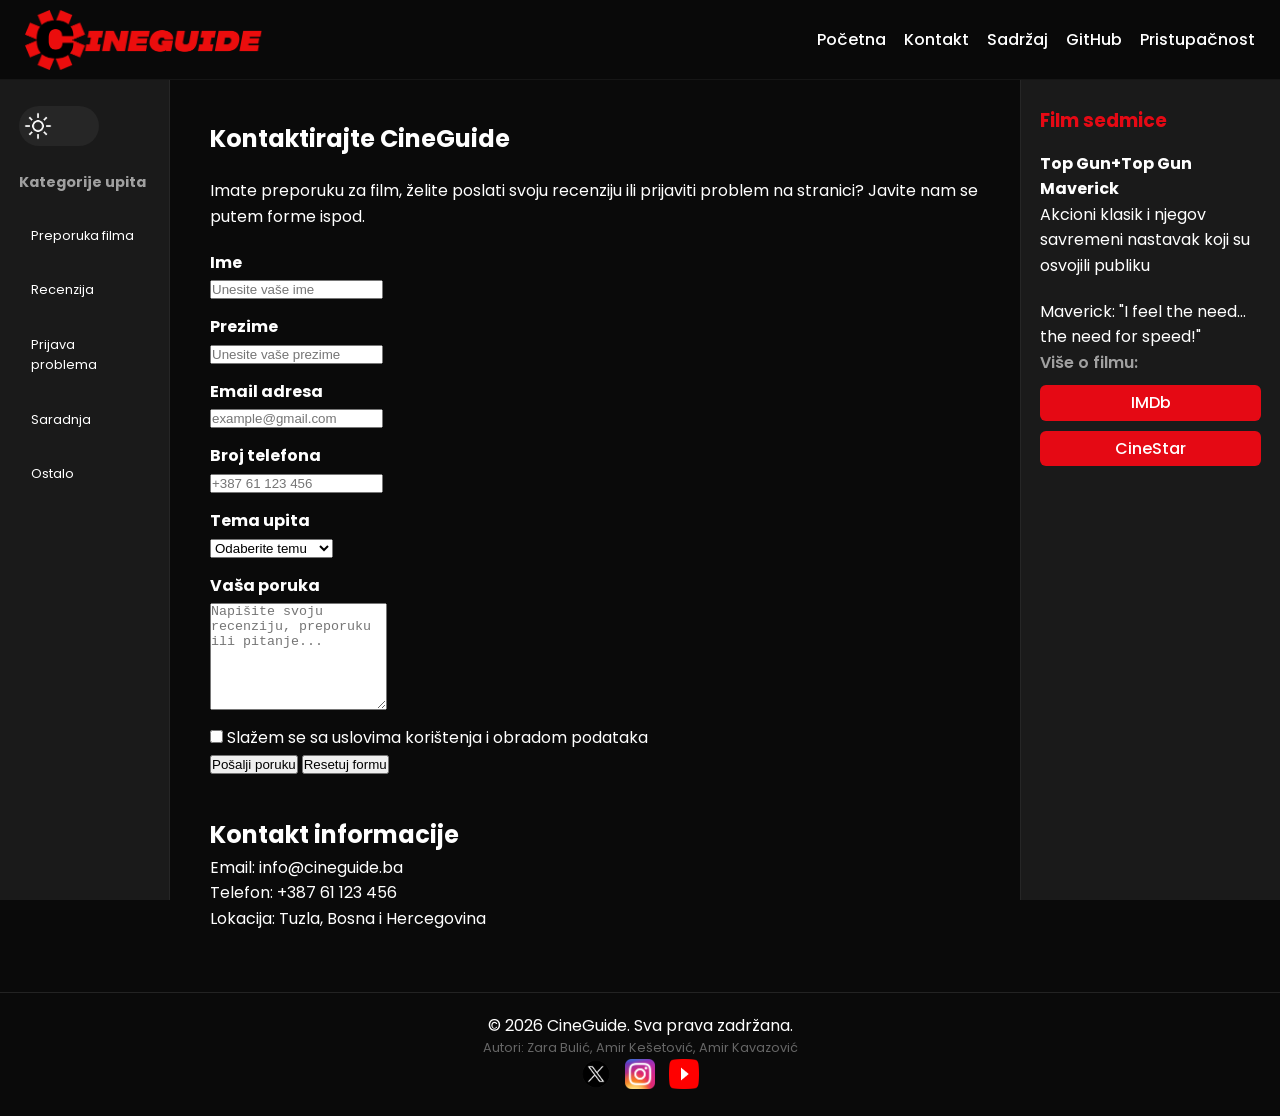
<file: kontakt.html>
<!DOCTYPE html>
<html lang="bs">
<head>
    <!-- =========================
     META PODACI STRANICE
     ========================= -->
<meta charset="UTF-8">
<meta name="viewport" content="width=device-width, initial-scale=1.0">
<title>CineGuide - Kontakt</title>
    <link rel="stylesheet" href="css/tptpstil.css">
    <script src="js/tptpskripte.js" defer></script>
</head>

<body>
<!-- =========================
     HEADER / ZAGLAVLJE
     ========================= -->
    <header>
        <div class="logo">
            <img src="images/CineLogoFinal.png" alt="CineGuide Logo" class="logo-slika">
        </div>
        <!-- GLAVNA NAVIGACIJA -->
        <nav>
            <ul>
                <li><a href="index.html">Početna</a></li>
                <li><a href="kontakt.html">Kontakt</a></li>
                <li><a href="sadrzaj.html">Sadržaj</a></li>
                <li><a href="https://github.com/amirkesetovic/Grupa14-TPTP-2026" target="_blank">GitHub</a></li>
                <li><a href="#" id="accessibility">Pristupačnost</a></li>
            </ul>
        </nav>

            <!-- =========================
         ACCESSIBILITY PANEL
         ========================= -->
<div class="accessibility-panel hidden" id="accessibility-panel">

    <h3>Postavke pristupačnosti</h3>

    <div class="accessibility-option">
        <label for="font-size-slider">
            Veličina fonta
        </label>

        <input
            type="range"
            id="font-size-slider"
            min="14"
            max="24"
            value="16"
        >

        <span id="font-size-value">16px</span>
    </div>

    <div class="accessibility-option">
        <button id="toggle-animations">
            Isključi animacije
        </button>
    </div>

</div>
    </header>

    <!-- =========================
     GLAVNI KONTEJNER STRANICE
     ========================= -->
    
     <div class="glavni-kontejner">
    
        <!-- =========================
         LIJEVI SIDEBAR
         ========================= -->
    
         <aside class="lijevi-sidebar">
    
            <!-- DARK/LIGHT MODE PREKIDAČ -->
    
            <input type="checkbox" id="mode-toggle" class="mode-checkbox">
    
            <!-- IKONE ZA MODE -->
    
            <label for="mode-toggle" class="slide-kontejner">
            <div class="ikona-omotac">
                    <img src="images/lightmode.png" alt="Light" class="ikona-sunce">
                    <img src="images/darkmode.png" alt="Dark" class="ikona-mesec">
            </div>
            </label>

            <h3>Kategorije upita</h3>
            <!-- KATEGORIJE KONTAKT FORME -->
            <ul>
                <li><a href="#">Preporuka filma</a></li>
                <li><a href="#">Recenzija</a></li>
                <li><a href="#">Prijava problema</a></li>
                <li><a href="#">Saradnja</a></li>
                <li><a href="#">Ostalo</a></li>
            </ul>

        </aside>

        <!-- =========================
         GLAVNI SADRŽAJ - KONTAKT FORMA
         ========================= -->
        <main class="kontakt-sadrzaj">

            <section class="kontakt-sekcija">

                <h1>Kontaktirajte CineGuide</h1>

                <p>
                    Imate preporuku za film, želite poslati svoju recenziju
                    ili prijaviti problem na stranici? Javite nam se putem forme ispod.
                </p>
                <!-- =========================
                 KONTAKT FORMA
                 (AI: pomoć pri kreiranju strukture
                     i organizaciji kontakt forme (polja, validacija i raspored elemenata))
                     OBJAŠNJENJE:
                    1. <form> definiše kontakt formu (novalidate isključuje default browser validaciju)
                    2. Svaka .forma-grupa sadrži jedno input polje + label + mjesto za grešku
                    3. input polja (ime, prezime, email, telefon) prikupljaju korisničke podatke
                    4. select omogućava izbor teme upita
                    5. textarea služi za unos duže poruke
                    6. span.greska koristi JavaScript za prikaz validacijskih poruka
                    7. autocomplete poboljšava UX automatskim popunjavanjem podataka
                    Rezultat: strukturisana forma sa pripremljenom validacijom i boljim korisničkim iskustvom
                    ========================= -->

                <form id="kontakt-forma" novalidate> 
                    <div class="forma-grupa">
                        <label for="ime">Ime</label>
                        <input type="text" id="ime" class="unos-polje" name="ime" 
                               placeholder="Unesite vaše ime" autocomplete="given-name">
                        <span class="greska" id="ime-greska"></span>
                    </div>
                    
                    <div class="forma-grupa">
                        <label for="prezime">Prezime</label>
                        <input type="text" id="prezime" class="unos-polje" name="prezime" 
                               placeholder="Unesite vaše prezime" autocomplete="family-name">
                        <span class="greska" id="prezime-greska"></span>
                    </div>

                    <div class="forma-grupa">
                        <label for="email">Email adresa</label>
                        <input type="email" id="email" class="unos-polje" name="email" 
                               placeholder="example@gmail.com" autocomplete="email">
                        <span class="greska" id="email-greska"></span>
                    </div>
                    
                    <div class="forma-grupa">
                        <label for="telefon">Broj telefona</label>
                        <input type="tel" id="telefon" class="unos-polje" name="telefon"  
                               placeholder="+387 61 123 456" autocomplete="tel">
                        <span class="greska" id="telefon-greska"></span>
                    </div>

                    <div class="forma-grupa">
                        <label for="tema">Tema upita</label>
                        <select id="tema" name="tema" class="unos-polje">
                            <option value="">Odaberite temu</option>
                            <option value="preporuka">Preporuka filma</option>
                            <option value="recenzija">Slanje recenzije</option>
                            <option value="problem">Prijava problema</option>
                            <option value="saradnja">Saradnja</option>
                            <option value="ostalo">Ostalo</option>
                        </select>
                        <span class="greska" id="tema-greska"></span>
                    </div>

                    <div class="forma-grupa">
                        <label for="poruka">Vaša poruka</label>
                        <textarea id="poruka" name="poruka" rows="7" 
                                  placeholder="Napišite svoju recenziju, preporuku ili pitanje..."></textarea>
                        <span class="greska" id="poruka-greska"></span>
                    </div>

                    <div class="forma-grupa-checkbox">
                        <input type="checkbox" id="pravila" name="pravila">
                        <label for="pravila">Slažem se sa uslovima korištenja i obradom podataka</label>
                        <span class="greska" id="pravila-greska"></span>
                    </div>

                    <div class="dugmad-forme">
                        <button type="submit" class="posalji-btn">Pošalji poruku</button>
                        <button type="reset" class="reset-btn">Resetuj formu</button>
                    </div>
                </form>

               <div id="uspjesna-poruka"></div>

                <div class="kontakt-info">
                    <h2>Kontakt informacije</h2>
                    <p>Email: info@cineguide.ba</p>
                    <p>Telefon: +387 61 123 456</p>
                    <p>Lokacija: Tuzla, Bosna i Hercegovina</p>
                </div>
                </section>
         </main>
            <!-- =========================
            DESNI SIDEBAR - FILM SEDMICE
            (AI(ChatGPT) korišten pri odabiru i prezentaciji "Filma sedmice" na desnom sidebaru, uključujući kratak opis)
            ========================= -->
        <aside class="desni-sidebar">
            <h3 class="kontakt-film-naslov">Film sedmice</h3>

            <div class="film-sedmice">
          <h4>Top Gun+Top Gun Maverick</h4>
                <p>
                    Akcioni klasik i njegov savremeni nastavak koji su osvojili publiku 
                </p>

            </div>

            <blockquote class="kontakt-citat">
                Maverick: "I feel the need... the need for speed!"
            </blockquote>
         <p class="link-naslov">Više o filmu:</p>

    <div class="link-grupa">
        <a href="https://www.imdb.com/title/tt0092099/" target="_blank" class="link-dugme">
            IMDb
        </a>

        <a href="https://cinestarcinemas.ba/tuzla-bingo-city-center/top-gun-maverick/6507"
           target="_blank" class="link-dugme">
            CineStar
        </a>
           </div>
        </aside>
        </div>
    <!-- =========================
     FOOTER
     ========================= -->
    <footer class="footer-glavni">
        <p>&copy; 2026 CineGuide. Sva prava zadržana.</p>
        <p class="footer-autori">Autori: Zara Bulić, Amir Kešetović, Amir Kavazović</p>
        <a href="https://www.x.com" target="_blank"><img src="images/x-icon.png" alt="X Logo" class="icon"></a>
        <a href="https://www.instagram.com" target="_blank"><img src="images/Instagram_icon.png" alt="Instagram Logo" class="icon"></a>
        <a href="https://www.youtube.com" target="_blank"><img src="images/Youtube_icon.png" alt="Youtube Logo" class="icon"></a>
    </footer>

</body>
</html>
</file>
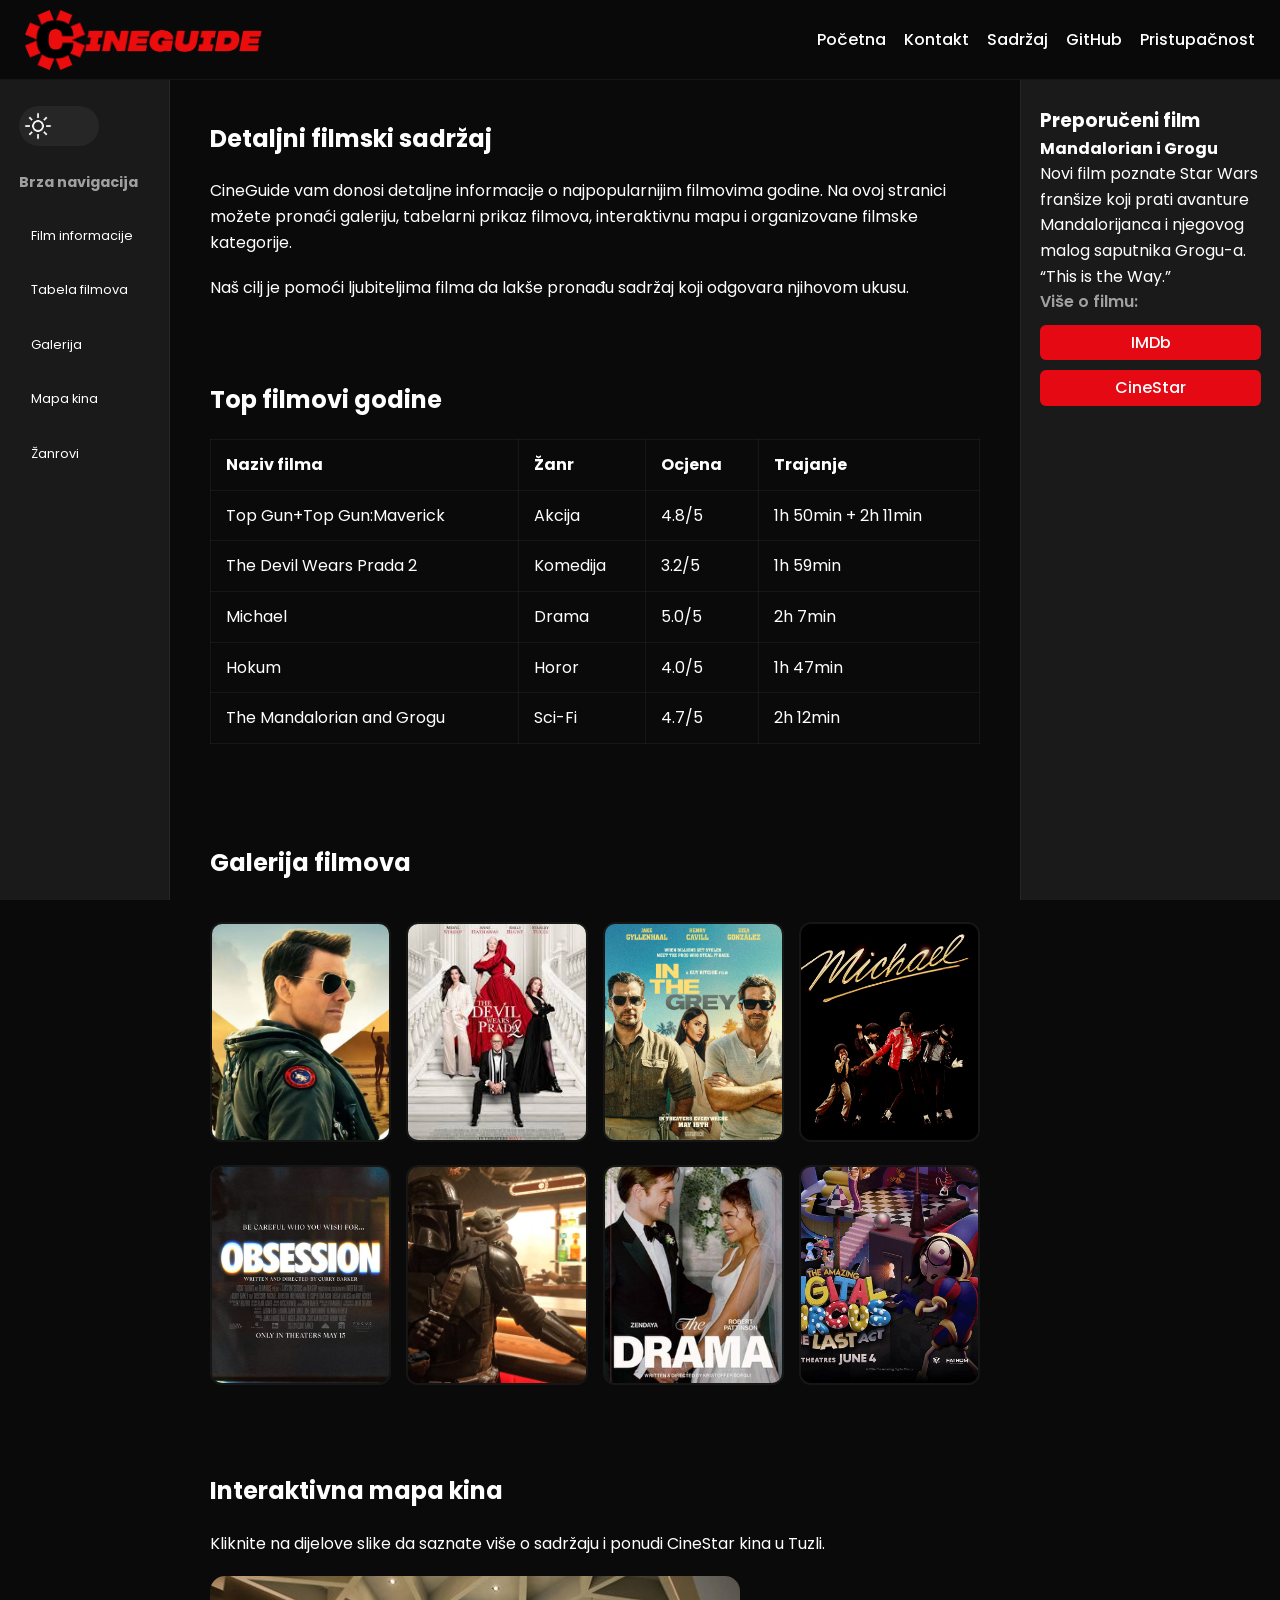
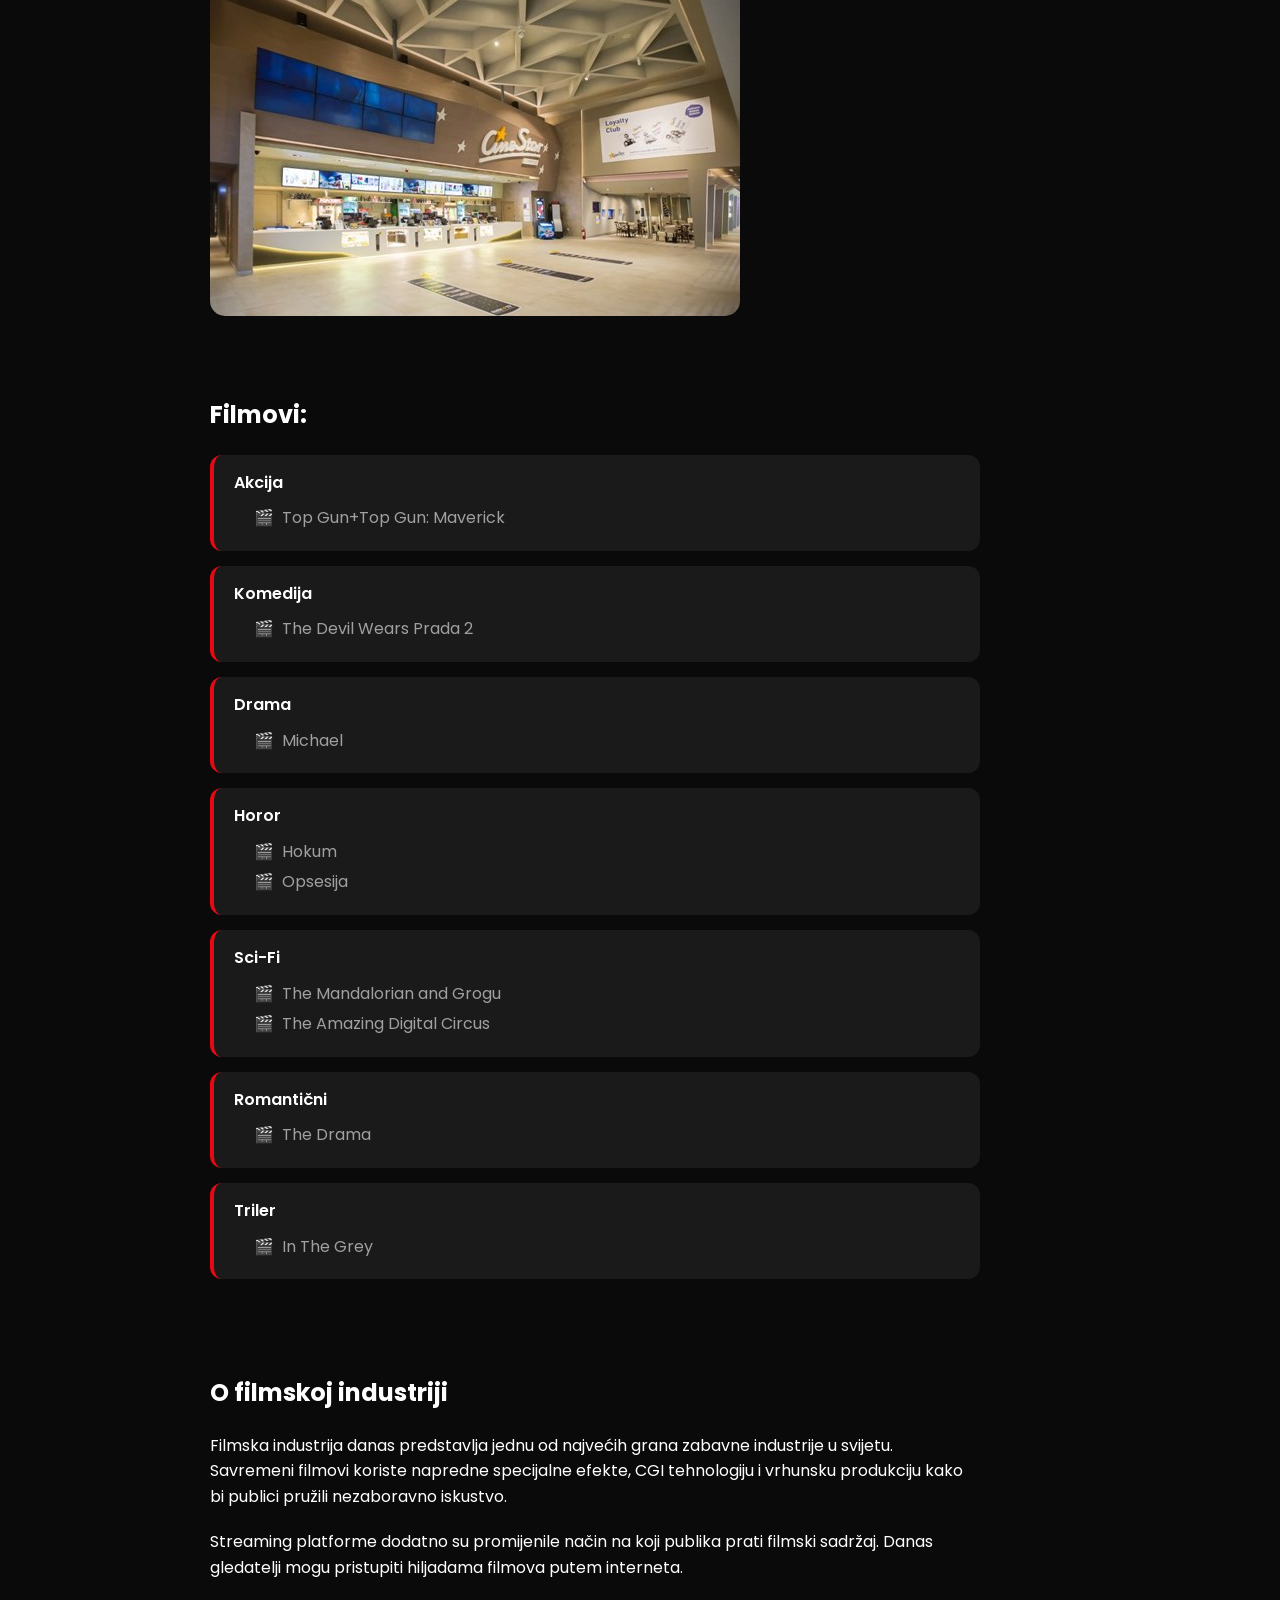
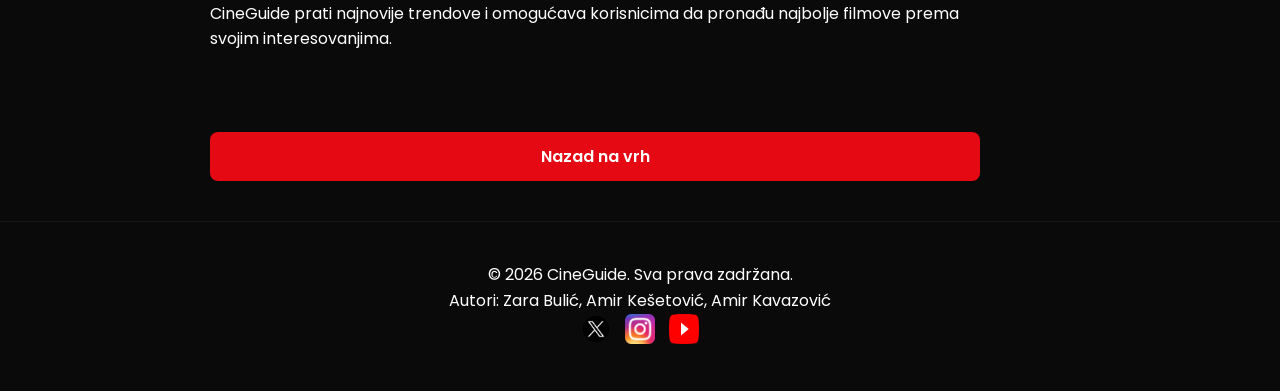
<file: sadrzaj.html>
<!DOCTYPE html>
<html lang="bs">
<head>
    <!-- =========================
     META PODACI STRANICE
     ========================= -->
    <meta charset="UTF-8">
    <meta name="viewport" content="width=device-width, initial-scale=1.0">
    <title>CineGuide - Sadržaj</title>
    <link rel="stylesheet" href="css/tptpstil.css">
    <script src="js/tptpskripte.js" defer></script>
</head>
<body id="vrh">
<!-- =========================
     HEADER / ZAGLAVLJE
     ========================= -->

<header>
 <div class="logo">
 <img src="images/CineLogoFinal.png" alt="CineGuide Logo" class="logo-slika">
 </div>
    <!--GLAVNA NAVIGACIJA -->
 <nav>
      <ul>
          <li><a href="index.html">Početna</a></li>
          <li><a href="kontakt.html">Kontakt</a></li>
          <li><a href="sadrzaj.html">Sadržaj</a></li>
          <li><a href="https://github.com/amirkesetovic/Grupa14-TPTP-2026" target="_blank">GitHub</a></li>
          <li><a href="#" id="accessibility">Pristupačnost</a></li>
        </ul>
    </nav>

   <!-- =========================
         ACCESSIBILITY PANEL
         ========================= -->
<div class="accessibility-panel hidden" id="accessibility-panel">

    <h3>Postavke pristupačnosti</h3>

    <div class="accessibility-option">
        <label for="font-size-slider">
            Veličina fonta
        </label>

        <input
            type="range"
            id="font-size-slider"
            min="14"
            max="24"
            value="16"
        >

        <span id="font-size-value">16px</span>
    </div>


    <div class="accessibility-option">
        <button id="toggle-animations">
            Isključi animacije
        </button>
    </div>

</div>
</header>
    <!-- =========================
     GLAVNI KONTEJNER
     ========================= -->
<div class="glavni-kontejner">
     <!-- =========================
         LIJEVI SIDEBAR
         ========================= -->
<aside class="lijevi-sidebar">
    <!-- DARK/LIGHT MODE PREKIDAČ -->
<input type="checkbox" id="mode-toggle" class="mode-checkbox">
    <!-- IKONE ZA MODE -->
<label for="mode-toggle" class="slide-kontejner">
<div class="ikona-omotac">
<img src="images/lightmode.png" alt="Light mode" class="ikona-sunce">
<img src="images/darkmode.png" alt="Dark mode" class="ikona-mesec">
</div>
</label>

<h3>Brza navigacija</h3>

        <ul>
            <li><a href="#film-info">Film informacije</a></li>
            <li><a href="#tabela">Tabela filmova</a></li>
            <li><a href="#galerija">Galerija</a></li>
            <li><a href="#mapa">Mapa kina</a></li>
            <li><a href="#liste">Žanrovi</a></li>
        </ul>

    </aside>

     <!-- =========================
         CENTRALNI SADRŽAJ
         ========================= -->
  <main class="kontakt-sadrzaj"> 
        <!-- =========================
             UVODNA SEKCIJA
             ========================= -->
        <section id="film-info" class="kontakt-sekcija">

            <h1>Detaljni filmski sadržaj</h1>
            <p>
                CineGuide vam donosi detaljne informacije o najpopularnijim
                filmovima godine. Na ovoj stranici možete pronaći galeriju,
                tabelarni prikaz filmova, interaktivnu mapu i organizovane
                filmske kategorije.
            </p>
            <p>
                Naš cilj je pomoći ljubiteljima filma da lakše pronađu sadržaj
                koji odgovara njihovom ukusu.
            </p>
        </section>

        <!-- =========================
             TABELA FILMOVA
             ========================= -->
        <section id="tabela" class="kontakt-sekcija">
        	<h2>Top filmovi godine</h2>
			<div class="tabela-wrapper">
            <table class="film-tabela">
                <thead>
                    <tr>
                        <th>Naziv filma</th>
                        <th>Žanr</th>
                        <th>Ocjena</th>
                        <th>Trajanje</th>
                    </tr>
                </thead>

                <tbody>
                    <tr>
                        <td>Top Gun+Top Gun:Maverick</td>
                        <td>Akcija</td>
                        <td>4.8/5</td>
                        <td>1h 50min + 2h 11min</td>
                    </tr>

                    <tr>
                        <td>The Devil Wears Prada 2</td>
                        <td>Komedija</td>
                        <td>3.2/5</td>
                        <td>1h 59min</td>
                    </tr>

                    <tr>
                        <td>Michael</td>
                        <td>Drama</td>
                        <td>5.0/5</td>
                        <td>2h 7min</td>
                    </tr>

                    <tr>
                        <td>Hokum</td>
                        <td>Horor</td>
                        <td>4.0/5</td>
                        <td>1h 47min</td>
                    </tr>

                    <tr>
                        <td>The Mandalorian and Grogu</td>
                        <td>Sci-Fi</td>
                        <td>4.7/5</td>
                        <td>2h 12min</td>
                    </tr>
                </tbody>

            </table>
		</div>
	  
        </section>

        <!-- =========================
             GALERIJA FILMOVA
             ========================= -->
<section id="galerija" class="kontakt-sekcija">

    <h2>Galerija filmova</h2>

    <!-- ChatGPT: pomoć pri organizaciji galerije i strukture linkovanih slika -->
<!-- OBJAŠNJENJE:
1. .galerija-filmova služi kao container za sve slike
2. Svaka <a> oznaka povezuje sliku sa eksternim IMDb linkom
3. target="_blank" otvara film u novom tabu
4. <img> prikazuje poster/thumbnail filma
5. alt atribut poboljšava pristupačnost i SEO
6. Klik na sliku vodi korisnika na detalje o filmu
Rezultat: interaktivna galerija filmova sa linkovanim slikama-->
    
<div class="galerija-filmova">

        <a href="https://www.imdb.com/title/tt1745960/" target="_blank">
            <img src="images/TG_poster.jpeg" alt="akcijski scena">
        </a>

        <a href="https://www.imdb.com/title/tt33612209/" target="_blank">
            <img src="images/devil_galerija.jpg" alt="komedija scena">
        </a>
        <a href="https://www.imdb.com/title/tt27681354/" target="_blank">
            <img src="images/grey_galerija.jpg" alt="triler scena">
        </a>

        <a href="https://www.imdb.com/title/tt11378946/" target="_blank">
            <img src="images/michael.jpg" alt="drama scena">
        </a>

        <a href="https://www.imdb.com/title/tt37287335/" target="_blank">
            <img src="images/Opsesija_poster.jpg" alt="horor-scena">
        </a>

        <a href="https://www.imdb.com/title/tt30825738/" target="_blank">
            <img src="images/TMAG_poster.jpeg" alt="sci-fi scena">
        </a>

        <a href="https://www.imdb.com/title/tt33071426/" target="_blank">
            <img src="images/drama.jpg" alt="romantični film scena">
        </a>
        <a href="https://www.imdb.com/title/tt27610198/" target="_blank">
            <img src="images/digitalcircus.jpeg" alt="sci-fi scena">
        </a>
    </div>

</section>
        
        <!-- =========================
             INTERAKTIVNA MAPA
             ========================= -->
       <section id="mapa" class="kontakt-sekcija">

    <h2>Interaktivna mapa kina</h2>
        
    <p>
        Kliknite na dijelove slike da saznate više
        o sadržaju i ponudi CineStar kina u Tuzli.
    </p>
    <!-- ChatGPT: pomoć pri implementaciji image map i koordinata -->
     <!--OBJAŠNJENJE:
1. <map> definiše interaktivnu mapu povezanu sa slikom
2. <area> elementi označavaju klikabilne dijelove slike
3. shape (poly/circle) određuje oblik klikabilne zone
4. coords definišu tačne koordinate područja na slici
5. href vodi korisnika na odgovarajuće stranice
6. target="_blank" otvara link u novom tabu
7. alt i title poboljšavaju pristupačnost i opis funkcije
Rezultat: interaktivna slika sa više klikabilnih zona koje vode na različite sadržaje-->
    <div class="map-wrapper">

        <img
            src="images/cinestartuzla.jpg"
            usemap="#image-map"
            class="interaktivna-mapa"
            id="kino-mapa"
            alt="Mapa CineStar kina"
        >

        <svg class="map-highlight"></svg>

        <map name="image-map">

            <area
                target="_blank"
                alt="Ponuda grickalica"
                title="Ponuda grickalica"
                href="https://cinestarcinemas.ba/snacks-drinks-1073"
                shape="poly"

                data-original="44,294,322,261,323,202,46,162,43,226"
                coords="44,294,322,261,323,202,46,162,43,226"
            >

            <area
                target="_blank"
                alt="Ponuda Filmova"
                title="Ponuda Filmova"
                href="https://cinestarcinemas.ba/tuzla-bingo-city-center"
                shape="poly"

                data-original="47,68,227,127,223,166,45,131"
                coords="47,68,227,127,223,166,45,131"
            >

            <area
                target="_blank"
                alt="Klub"
                title="Klub"
                href="https://cinestarcinemas.ba/stars-club-1060"
                shape="poly"

                data-original="389,141,499,119,506,176,392,187"
                coords="389,141,499,119,506,176,392,187"
            >

            <area
                target="_blank"
                alt="Sjedista"
                title="Sjedista"
                href="https://cinestarcinemas.ba/sjedista"
                shape="poly"

                data-original="372,198,476,191,487,270,371,261"
                coords="372,198,476,191,487,270,371,261"
            >

            <area
                target="_blank"
                alt="Cinestar"
                title="Cinestar"
                href="https://cinestarcinemas.ba"
                shape="circle"

                data-original="303,172,24"
                coords="303,172,24"
            >

        </map>

    </div>

</section>
         <!-- =========================
             LISTE ŽANROVA
             ========================= -->
        <section id="liste" class="kontakt-sekcija">
            <h2>Filmovi:</h2>
            <ul>
                <li>
                    Akcija
                    <ul>
                        <li>Top Gun+Top Gun: Maverick</li>
                    </ul>
                </li>
                
                <li>Komedija
                     <ul>
                 <li>The Devil Wears Prada 2</li>
                     </ul>
                    </li> 
                    <li>Drama
                    <ul>
                        <li>Michael</li>
                    </ul>
                </li>
                <li> Horor
                    <ul>
                        <li>Hokum</li>
                        <li>Opsesija</li>
                    </ul>
                </li>
                <li>  
                    Sci-Fi
                    <ul>
                        <li>The Mandalorian and Grogu</li>
                        <li>The Amazing Digital Circus</li>
                    </ul>
                </li>
            <li>  
                    Romantični
                    <ul>
                        <li>The Drama</li>
                    </ul>
                </li>
                <li>  
                    Triler
                    <ul>
                        <li>In The Grey</li>
                    </ul>
                </li>
            </ul>
        </section>
		<!-- =========================
             DODATNA SEKCIJA
             ========================= -->
        <section class="kontakt-sekcija">

            <h2>O filmskoj industriji</h2>

            <p>
                Filmska industrija danas predstavlja jednu od najvećih grana
                zabavne industrije u svijetu. Savremeni filmovi koriste
                napredne specijalne efekte, CGI tehnologiju i vrhunsku
                produkciju kako bi publici pružili nezaboravno iskustvo.
            </p>

            <p>
                Streaming platforme dodatno su promijenile način na koji
                publika prati filmski sadržaj. Danas gledatelji mogu
                pristupiti hiljadama filmova putem interneta.
            </p>

            <p>
                CineGuide prati najnovije trendove i omogućava korisnicima
                da pronađu najbolje filmove prema svojim interesovanjima.
            </p>
        </section>
        <!-- NAZAD NA VRH -->
        <section class="kontakt-sekcija">
            <a href="#vrh" class="detalji-btn">
                Nazad na vrh
            </a>
        </section>
    </main>
        <!-- =========================
         DESNI SIDEBAR
         ========================= -->
    <aside class="desni-sidebar">

        <h3>
            Preporučeni film
        </h3>
        <div class="film-sedmice">
            
            <h4>Mandalorian i Grogu</h4>
            <p>
                Novi film poznate Star Wars franšize koji prati avanture 
                Mandalorijanca i njegovog malog saputnika Grogu-a.
            </p> 
        </div>
        <blockquote>
            “This is the Way.”
        </blockquote>
        <p class="link-naslov">Više o filmu:</p>

    <div class="link-grupa">
        <a href="https://www.imdb.com/title/tt30825738/" target="_blank" class="link-dugme">
            IMDb
        </a>

        <a href="https://cinestarcinemas.ba/tuzla-bingo-city-center/mandalorian-i-grogu/6325"
           target="_blank" class="link-dugme">
            CineStar
        </a>
    </div>
    </aside>
</div>
    <!-- =========================
     FOOTER
     ========================= -->
<footer>
        <p>&copy; 2026 CineGuide. Sva prava zadržana.</p>
        <p>Autori: Zara Bulić, Amir Kešetović, Amir Kavazović</p>
        <a href="https://www.x.com" target="_blank"><img src="images/x-icon.png" alt="X Logo" class="icon"></a>
        <a href="https://www.instagram.com" target="_blank"><img src="images/Instagram_icon.png" alt="Instagram Logo" class="icon"></a>
        <a href="https://www.youtube.com" target="_blank"><img src="images/Youtube_icon.png" alt="Youtube Logo" class="icon"></a>
    </footer>

</body>
</html>
</file>
<file: css/tptpstil.css>
@import url('https://fonts.googleapis.com/css2?family=Poppins:wght@300;400;600;700&display=swap');

:root {
    --primary: #e50914;
    --bg-body: #0a0a0a;
    --bg-card: #1a1a1a;
    --text-main: #ffffff;
    --text-muted: #a0a0a0;
    --gold: #ffc107;
    --glass: rgba(255, 255, 255, 0.05);
    --header-height: 80px;
    --sidebar-width: clamp(160px, 18vw, 240px);
    --aside-width: clamp(220px, 24vw, 340px);
}
* {
    margin: 0;
    padding: 0;
    box-sizing: border-box;
}

/* --- DEFAULT STIL --- */
body {
    background-color: var(--bg-body);
    color: var(--text-main);
    font-family: 'Poppins', sans-serif;
    line-height: 1.6;
}

/* ---LIGHT MODE--- */
body.light-mode {
    --bg-body: #f5f5f5;
    --bg-card: #ffffff;
    --text-main: #1a1a1a;
    --text-muted: #555555;
    --glass: rgba(0, 0, 0, 0.1);
}

/* -------------- */
/* --- HEADER --- */
/* -------------- */
header {
    background: rgba(10, 10, 10, 0.95);
    backdrop-filter: blur(10px);
    height: var(--header-height);
    width: 100%;
    position: fixed;
    top: 0;
    left: 0;
    display: flex;
    align-items: center;
    justify-content: space-between;
    padding: 0 40px;
    border-bottom: 1px solid var(--glass);
    z-index: 1000;
}

.logo {
    display: flex;
    align-items: center; /* Centriranje slike vertikalno */
}

.logo-slika {
    max-height: 60px; /* Prilagodite visinu logotipa da stane u header */
    width: auto;      /* Automatska širina radi očuvanja proporcija */
}

header nav ul {
    display: flex;
    list-style: none;
    gap: 25px;
}

header nav ul li a {
    color: white;
    text-decoration: none;
    font-weight: 500;
    transition: 0.3s;
}

header nav ul li a:hover {
    color: var(--primary);
}

.accessibility-panel {
    position: absolute;
    top: 90px;
    right: 40px;

    width: 320px;

    background: var(--bg-card);

    border: 1px solid var(--glass);

    border-radius: 15px;

    padding: 20px;

    z-index: 2000;

    box-shadow: 0 10px 25px rgba(0,0,0,0.4);
}

.accessibility-panel.hidden {
    display: none;
}

.accessibility-panel h3 {
    margin-bottom: 20px;
    color: var(--primary);
}

.accessibility-option {
    margin-bottom: 20px;
}

.accessibility-option label {
    display: block;
    margin-bottom: 10px;
}

.accessibility-option input[type="range"] {
    width: 100%;
}

.accessibility-option button {
    width: 100%;
    padding: 10px;

    border: none;
    border-radius: 8px;

    background: var(--primary);
    color: white;

    cursor: pointer;

    font-weight: 600;

    transition: 0.3s;
}

.accessibility-option button:hover {
    background: #b20710;
}

body.reduce-motion * {
    animation: none !important;
    transition: none !important;
    scroll-behavior: auto !important;
}

/* --- GLAVNI KONTEJNER --- */
.glavni-kontejner {
    display: grid;
    grid-template-columns: var(--sidebar-width) 1fr var(--aside-width);
    margin-top: var(--header-height);
    min-height: calc(100vh - var(--header-height));
}

/* ---------------------- */
/* --- LIJEVI SIDEBAR --- */
/* ---------------------- */
.lijevi-sidebar {
    background: var(--bg-card);
    padding:
        clamp(15px, 2vw, 30px)
        clamp(10px, 1.5vw, 20px);
    border-right: 1px solid var(--glass);
    position: sticky;
    top: var(--header-height);
    height: calc(100vh - var(--header-height));
}
.lijevi-sidebar {
    position: sticky;
    top: var(--header-height);
    height: calc(100vh - var(--header-height));
    overflow-y: auto;
}

/* Firefox */
.lijevi-sidebar {
    scrollbar-width: thin;
    scrollbar-color: var(--primary) transparent;
}

/* Chrome, Edge, Safari */
.lijevi-sidebar::-webkit-scrollbar {
    width: 6px;
}

.lijevi-sidebar::-webkit-scrollbar-thumb {
    background-color: var(--primary);
    border-radius: 3px;
}
.lijevi-sidebar h3 {
    margin-bottom: 20px;
    font-size: clamp(0.9rem, 1vw, 1.2rem);
    color: var(--text-muted);
}

.lijevi-sidebar ul {
    list-style: none;
    display: flex;
    flex-direction: column;
    gap: 10px;
}

.lijevi-sidebar ul li a {
    color: var(--text-main);
    text-decoration: none;
    display: block;
    font-size: clamp(0.8rem, 0.9vw, 1rem);
    padding: clamp(8px, 1vw, 12px);
    border-radius: 8px;
    transition: 0.3s;
}

.lijevi-sidebar ul li a:hover {
    background: var(--glass);
    color: var(--primary);
    padding-left: 15px;
}

.mode-checkbox {
    display: none;
}

.slide-kontejner {
    display: flex;
    align-items: center;
    gap: 15px;
    padding: 10px 15px;
    background: var(--glass);
    border-radius: 50px;
    cursor: pointer;
    width: fit-content;
    margin-bottom: 25px;
    transition: 0.3s;
}

.slide-kontejner {
    width: 80px;
    height: 40px;
    background: var(--glass);
    border-radius: 50px;
    display: flex;
    align-items: center;
    padding: 5px;
    cursor: pointer;
    margin-bottom: 25px;
    transition: 0.3s;
}

.ikona-omotac {
    width: 100%;
    display: flex;
    align-items: center;
    justify-content: flex-start;
    transition: 0.3s ease;
    position: relative;
}

#mode-toggle:checked + .slide-kontejner .ikona-omotac {
    justify-content: flex-end;
}

.ikona-omotac {
    width: 100%;
    display: flex;
    align-items: center;
    justify-content: flex-start;
    transition: 0.3s ease;
}

.ikona-sunce,
.ikona-mesec {
    width: 28px;
    height: 28px;
    transition: 0.3s ease;
}

.ikona-sunce {
    opacity: 1;
    transform: scale(1);
    filter: invert(1);
}

.ikona-mesec {
    opacity: 0;
    transform: scale(0);
}

.aktivan-filter {
    background: var(--primary);
    color: white !important;
}

/*---LIGHT/DARK MODE TOGGLE --- */
#mode-toggle:checked + .slide-kontejner .ikona-sunce {
    opacity: 0;
    transform: scale(0);
}

#mode-toggle:checked + .slide-kontejner .ikona-mesec {
    opacity: 1;
    transform: scale(1);
}

#mode-toggle:checked + .slide-kontejner .ikona-omotac {
    justify-content: flex-end;
}

/* ------------------------------- */
/* --- SREDINA - MREŽA FILMOVA --- */
/* ------------------------------- */
.hero-slider {
    position: relative;
    width: 100%;
    height: 420px;
    overflow: hidden;
    border-bottom: 1px solid var(--glass);
}

.slides {
    display: flex;
    width: 100%;
    height: 100%;
    transition: transform 0.6s ease-in-out;
}

.slide {
    min-width: 100%;
    height: 100%;
    position: relative;
}

.slide img {
    width: 100%;
    height: 100%;
    object-fit: cover;
    filter: brightness(45%);
}

.slide-video {
    width: 100%;
    height: 100%;
    object-fit: cover;
    filter: brightness(45%);
}

.slide-content {
    position: absolute;
    left: 50px;
    bottom: 50px;
    max-width: 500px;
    z-index: 5;
}

.slide-content h1 {
    font-size: 3rem;
    margin-bottom: 15px;
    color: white;
}

.slide-content p {
    font-size: 1.1rem;
    color: #e0e0e0;
}

.nav-btn {
    position: absolute;
    top: 50%;
    transform: translateY(-50%);
    width: 50px;
    height: 50px;
    border: none;
    border-radius: 50%;
    background: rgba(0,0,0,0.5);
    color: white;
    font-size: 2rem;
    cursor: pointer;
    z-index: 10;
    transition: 0.3s;
}

.nav-btn:hover {
    background: rgba(0,0,0,0.8);
}

.prev {
    left: 20px;
}

.next {
    right: 20px;
}

.dots {
    position: absolute;
    bottom: 20px;
    left: 50%;
    transform: translateX(-50%);
    display: flex;
    gap: 10px;
    z-index: 10;
}

.dot {
    width: 12px;
    height: 12px;
    border-radius: 50%;
    background: rgba(255,255,255,0.4);
    cursor: pointer;
    transition: 0.3s;
}

.dot.active {
    background: white;
}

.sredisnji-sadrzaj {
    display: flex;
    flex-direction: column;
    width: 100%;
}

.sadrzaj-filmova {
    padding: 40px;
    display: grid;
    grid-template-columns: repeat(auto-fill, minmax(280px, 1fr));
    gap: 30px;
}

.film-kartica {
    background: var(--bg-card);
    border-radius: 15px;
    overflow: hidden;
    border: 1px solid var(--glass);
    transition: 0.4s;
    display: flex;
    flex-direction: column;
}

.film-kartica:hover {
    transform: translateY(-10px);
    border-color: var(--primary);
}

.film-kartica img {
    width: 100%;
    height: 200px;
    object-fit: cover;
    display: block;
}

.film-kartica .info {
    padding: 20px;
    flex-grow: 1;
    display: flex;
    flex-direction: column;
}

.film-kartica h3 {
    margin-bottom: 10px;
    font-size: 1.2rem;
}

.film-kartica p {
    color: var(--text-muted);
    font-size: 0.9rem;
}

/* --- ZVJEZDICE I BROJČANA OCJENA --- */
.rating {
    margin-top: 10px;
}

.stars {
    color: var(--gold);
    letter-spacing: 1px;
}

.ocjena-broj {
    color: var(--text-muted);
    font-size: 0.85rem;
    margin-left: 5px;
}

.kontakt-sekcija { 
    padding: 40px;
    display: flex;
    flex-direction: column;
    gap: 20px;

    min-width: 0;
}

/* WRAPPER ZA RESPONSIVE TABELU */
.tabela-wrapper {
    width: 100%;
    max-width: 100%;
    overflow-x: auto;
    -webkit-overflow-scrolling: touch; /* Nauceno sa Gemini AI, scrollanje se na mobile radi uz touch */
    margin-bottom: 20px;
}

/* TABELA */
.film-tabela {
    width: 100%;
    min-width: 600px;

    border: 1px solid var(--glass);
    border-radius: 10px;
    border-collapse: collapse;
}

.film-tabela th,
.film-tabela td {
    border: 1px solid var(--glass);
    padding: 12px 15px;
    text-align: left;
}

.kontakt-film-naslov {
    color: #e50914;
    margin-bottom: 15px;
}

.kontakt-citat {
    margin-top: 20px;
}

/* Generisano uz pomoć AI (Gemini) za potrebe rješavanja problema
   vertikalnog poravnanja teksta
*/
#kontakt-forma .forma-grupa {
    display: flex;
    flex-direction: column;  
    align-items: flex-start;  /* Poravnava i tekst i box uz lijevu ivicu */
    margin-bottom: 15px;      /* Pravi razmak između polja forme */
}

#kontakt-forma .forma-grupa label {
    margin-bottom: 5px;       /* Dodaje malo prostora između teksta i samog boxa */
    font-weight: bold;        /* Podebljava tekst natpisa */
}
/* --- Kraj AI bloka --- */

.galerija-filmova {
    display: grid;
    grid-template-columns: repeat(auto-fit, minmax(180px, 1fr));
    gap: 15px;
    margin-top: 20px;
}
.galerija-filmova a {
    display: block;
    overflow: hidden;
    border-radius: 12px;
}
.galerija-filmova img {
    width: 100%;
    height: 220px;        /* svi isti okvir */
    object-fit: cover;    /* ključno: crop, ali bez deformacije */
    border-radius: 12px;
    transition: 0.3s;
    border: 2px solid var(--glass);
}

.galerija-filmova img:hover {
    transform: scale(1.05);
    border-color: var(--primary);
}
.link-naslov {
    margin-bottom: 10px;
    font-weight: 600;
    color: var(--text-muted);
}

.link-grupa {
    display: flex;
    flex-direction: column;
    gap: 10px;
}

.link-dugme {
    display: block;
    text-align: center;
    padding: 5px 8px;
    background: var(--primary);
    color: white;
    text-decoration: none;
    border-radius: 6px;
    transition: 0.3s;
    font-weight: 500;
}

.link-dugme:hover {
    background: #b20710;
    transform: translateY(-2px);
}
/* --- NAŠE MIŠLJENJE I TIPKA --- */
.misljenje {
    margin-top: 10px;
    font-size: 0.85rem;
    line-height: 1.4;
}

.detalji-btn {
    display: block;
    background-color: var(--primary);
    color: white;
    text-align: center;
    text-decoration: none;
    padding: 12px;
    border-radius: 8px;
    margin-top: auto; /* Gura tipku na dno kartice */
    font-weight: 600;
    transition: 0.3s;
}

.detalji-btn:hover {
    background-color: #b20710;
}

.map-wrapper {
    position: relative;
    width: 100%;
    max-width: 530px;
}

.interaktivna-mapa {
    display: block;
    width: 100%;
    height: auto;
    border-radius: 15px;
}

.map-highlight {
    position: absolute;
    top: 0;
    left: 0;

    width: 100%;
    height: 100%;

    pointer-events: none;
}

.map-highlight polygon,
.map-highlight circle {

    fill: rgba(229, 9, 20, 0.35);

    stroke: #e50914;
    stroke-width: 3;

    filter:
        drop-shadow(0 0 8px rgba(229, 9, 20, 0.8));

    transition: 0.25s;
}

#liste ul {
    list-style: none;
    padding-left: 0;
}

#liste > ul > li {
    background: var(--bg-card);
    padding: 15px 20px;
    margin-bottom: 15px;
    border-radius: 12px;
    border-left: 4px solid var(--primary);
    font-weight: 600;
}

#liste ul ul {
    margin-top: 10px;
    padding-left: 20px;
}

#liste ul ul li {
    color: var(--text-muted);
    font-weight: 400;
    margin-bottom: 5px;
    position: relative;
}

#liste ul ul li::before {
    content: "🎬";
    margin-right: 8px;
}


/* ----------------------------- */
/* --- DESNI SIDEBAR (VIDEO) --- */
/* ----------------------------- */
.desni-sidebar {
    background: var(--bg-card);
    padding:
        clamp(15px, 2vw, 30px)
        clamp(10px, 1.5vw, 20px);
    border-left: 1px solid var(--glass);
    position: sticky;
    top: var(--header-height);
    height: calc(100vh - var(--header-height));
}

.video-okvir {
    width: 100%;
    height: 450px; /* Fiksna visina za stabilan prikaz */
    background: #000;
    border-radius: 12px;
    overflow: hidden;
    border: 2px solid var(--primary);
    position: relative;
}

.lokalni-video {
    width: 100%;
    height: 100%;
    object-fit: cover;
}

.video-kontejner {
    position: relative;
    width: 100%;
    height: var(--video-visina);
    overflow: hidden;
    /* Flexbox za centriranje teksta preko videa */
    display: flex;
    align-items: center;
    justify-content: center;
}

.pozadinski-video {
    position: absolute;
    top: 50%;
    left: 50%;
    min-width: 100%;
    min-height: 100%;
    width: auto;
    height: auto;
    z-index: -1; /* Video ide u pozadinu */
    transform: translate(-50%, -50%);
    object-fit: cover; /* Osigurava da video popuni prostor bez razvlačenja */
}

/* Osiguraj da kontejner preko videa ne bude preširok na desktopu */
.sadrzaj-preko-videa {
    max-width: 80%;       /* Da ne ide od ruba do ruba */
    z-index: 10;          /* Mora biti veći od videa (-1) */
}

.trailer-naslov {
    color: #e50914;
    margin-bottom: 15px;
}

.trailer-opis {
    margin-top: 10px;
    font-size: 0.9rem;
    color: #a0a0a0;
}
/* -------------- */
/* --- FOOTER --- */
/* -------------- */
footer {
    text-align: center;
    padding: 40px;
    background: rgba(10, 10, 10, 0.95); /* footer ostaje na dark mode */
    border-top: 1px solid var(--glass);
}

footer p {
    color: white; /* footer ostaje na dark mode */
}

.footer-glavni {
    text-align: center;
    padding: 20px;
    border-top: 1px solid rgba(255,255,255,0.1);
    margin-top: 20px;
}

.footer-autori {
    font-size: 0.8rem;
    color: #666;
}

.icon {
    width: 30px;
    height: 30px;
    margin: 0 5px;
    transition: 0.3s;
    align-items: baseline;
}

/* ----------------- */
/* --- RECENZIJE --- */
/* ----------------- */
.hidden {
    display: none;
}

#recenzije {
    width: 100%;
    padding: 40px;
}

.film-recenzija {
    max-width: 900px;
    margin: 0 auto;
}

.film-recenzija img {
    display: block;
    width: 100%;
    max-width: 500px;
    height: auto;

    margin: 0 auto 25px auto;

    border-radius: 15px;
    object-fit: cover;
}

.film-recenzija h1 {
    margin-bottom: 20px;
    font-size: 2.5rem;
}

.film-recenzija p {
    margin-bottom: 15px;
    line-height: 1.8;
    color: var(--text-muted);
}

.nazad-btn {
    margin-bottom: 30px;
}

/* --- STIL ZA COUNTDOWN TAJMER --- */
.tajmer-kontejner {
    background: var(--glass);
    border: 1px dashed rgba(229, 9, 20, 0.4);
    border-radius: 8px;
    padding: 10px;
    margin: 15px 0;
    text-align: center;
}

.tajmer-naslov-film {
    font-size: 0.8rem !important;
    text-transform: uppercase;
    letter-spacing: 1px;
    color: var(--text-muted);
    margin-bottom: 3px;
}

.countdown-sat {
    font-size: 1.1rem;
    font-weight: 700;
    color: var(--gold);
    font-family: monospace;
}

/* Ovu animaciju generisao je Gemini AI, primjenjuje se na kartice filmova kako bi se postigao efekt */
/* pojavljivanja i blagog podizanja prilikom učitavanja stranice. */
@keyframes prikaziKarticu {
    from { 
        opacity: 0;
        transform: translateY(20px); 
    }
    to {
        opacity: 1;
        transform: translateY(0);
    }
}

/* --- Primjena animacije na kartice filmova --- */
.film-kartica {
    /* ... tvoji postojeći stilovi ... */
    animation: prikaziKarticu 0.6s ease-out forwards;
}


/* --------------------- */
/* --- RESPONZIVNOST --- */
/* --------------------- */

/* Manji desktopi */
@media (max-width: 1400px) {

    :root {
        --sidebar-width: 170px;
        --aside-width: 260px;
    }

    header {
        padding: 0 25px;
    }

    header nav ul {
        gap: 18px;
    }

    .hero-slider {
        height: 360px;
    }

    .slide-content h1 {
        font-size: 2.3rem;
    }

    .video-okvir {
        height: 350px;
    }

    .sadrzaj-filmova {
        grid-template-columns:
            repeat(auto-fill, minmax(240px, 1fr));

        padding: 30px;
        gap: 20px;
    }
}



/* Laptopi */
@media (max-width: 1200px) {

    :root {
        --sidebar-width: 150px;
        --aside-width: 220px;
    }

    header nav ul {
        gap: 14px;
    }

    header nav ul li a {
        font-size: 0.9rem;
    }

    .slide-content h1 {
        font-size: 2rem;
    }

    .slide-content p {
        font-size: 1rem;
    }

    .hero-slider {
        height: 320px;
    }

    .video-okvir {
        height: 300px;
    }

    .sadrzaj-filmova {
        grid-template-columns:
            repeat(auto-fill, minmax(220px, 1fr));
    }

    .film-recenzija img {
        max-width: 100%;
    }
}



/* Tableti landscape */
@media (max-width: 992px) {

    .glavni-kontejner {
        grid-template-columns: 180px 1fr;
    }
    
    .sadrzaj-filmova {
        grid-template-columns:
            repeat(auto-fill, minmax(220px, 1fr));

        padding: 25px;
    }

    .hero-slider {
        height: 280px;
    }

    .slide-content h1 {
        font-size: 1.8rem;
    }

    .film-recenzija img {
        max-width: 100%;
    }
}



/* Tableti portrait */
@media (max-width: 768px) {

    /* HEADER */

    header {
        height: auto;
        flex-direction: column;
        align-items: center;
        padding: 15px;
        gap: 15px;
    }

    /* NAVIGACIJA */

    header nav ul {
        display: flex;
        flex-wrap: wrap;
        justify-content: center;
        gap: 10px;
    }

    header nav ul li a {
        font-size: 0.8rem;
        white-space: nowrap;
    }

    /* GRID */

    .glavni-kontejner {
        grid-template-columns: 1fr;
        margin-top: 120px;
    }

    /* LIJEVI SIDEBAR */

    .lijevi-sidebar {
        position: static;
        height: auto;

        border-right: none;
        border-bottom: 1px solid var(--glass);
    }

    .lijevi-sidebar ul {
        flex-direction: row;
        flex-wrap: wrap;
        justify-content: center;
    }

    /* HERO */

    .hero-slider {
        height: 250px;
    }

    .slide-content {
        left: 20px;
        bottom: 20px;
        max-width: 90%;
    }

    .slide-content h1 {
        font-size: 1.5rem;
    }

    .slide-content p {
        font-size: 0.9rem;
    }

    /* FILMOVI */

    .sadrzaj-filmova {
        grid-template-columns: 1fr;
        padding: 20px;
    }

    /* ACCESSIBILITY */

    .accessibility-panel {
        right: 15px;
        left: 15px;
        width: auto;
    }

    /* DESNI SIDEBAR NESTAJE */
    .desni-sidebar {
        display: none;
    }

    .glavni-kontejner {
        display: block;
        width: 100%;
        overflow-x: hidden;
    }
    
    .kontakt-sadrzaj {
        width: 100%;
        max-width: 100%;
        overflow-x: hidden;
        padding: 10px;
    }

    .kontakt-sekcija {
        padding: 20px 15px;
        width: 100%;
        max-width: 100%;
    }
}



/* Telefoni */
@media (max-width: 576px) {

    header {
        padding: 12px;
    }

    .logo-slika {
        max-height: 45px;
    }

    header nav ul {
        gap: 6px;
    }

    header nav ul li a {
        font-size: 0.7rem;
    }

    .hero-slider {
        height: 200px;
    }

    .slide-content h1 {
        font-size: 1.2rem;
    }

    .slide-content p {
        font-size: 0.8rem;
    }

    .film-kartica .info {
        padding: 15px;
    }

    .film-kartica h3 {
        font-size: 1rem;
    }

    .film-kartica p {
        font-size: 0.8rem;
    }

    .detalji-btn {
        padding: 10px;
        font-size: 0.85rem;
    }

    .sadrzaj-filmova {
        padding: 10px;
        gap: 15px;
    }

    .film-recenzija img {
        border-radius: 10px;
    }
}


/* Mali telefoni */
@media (max-width: 400px) {

    header nav ul li a {
        font-size: 0.65rem;
    }

    .slide-content h1 {
        font-size: 1rem;
    }

    .slide-content p {
        font-size: 0.75rem;
    }

    .hero-slider {
        height: 170px;
    }

    .nav-btn {
        width: 38px;
        height: 38px;
        font-size: 1.4rem;
    }
}
</file>
